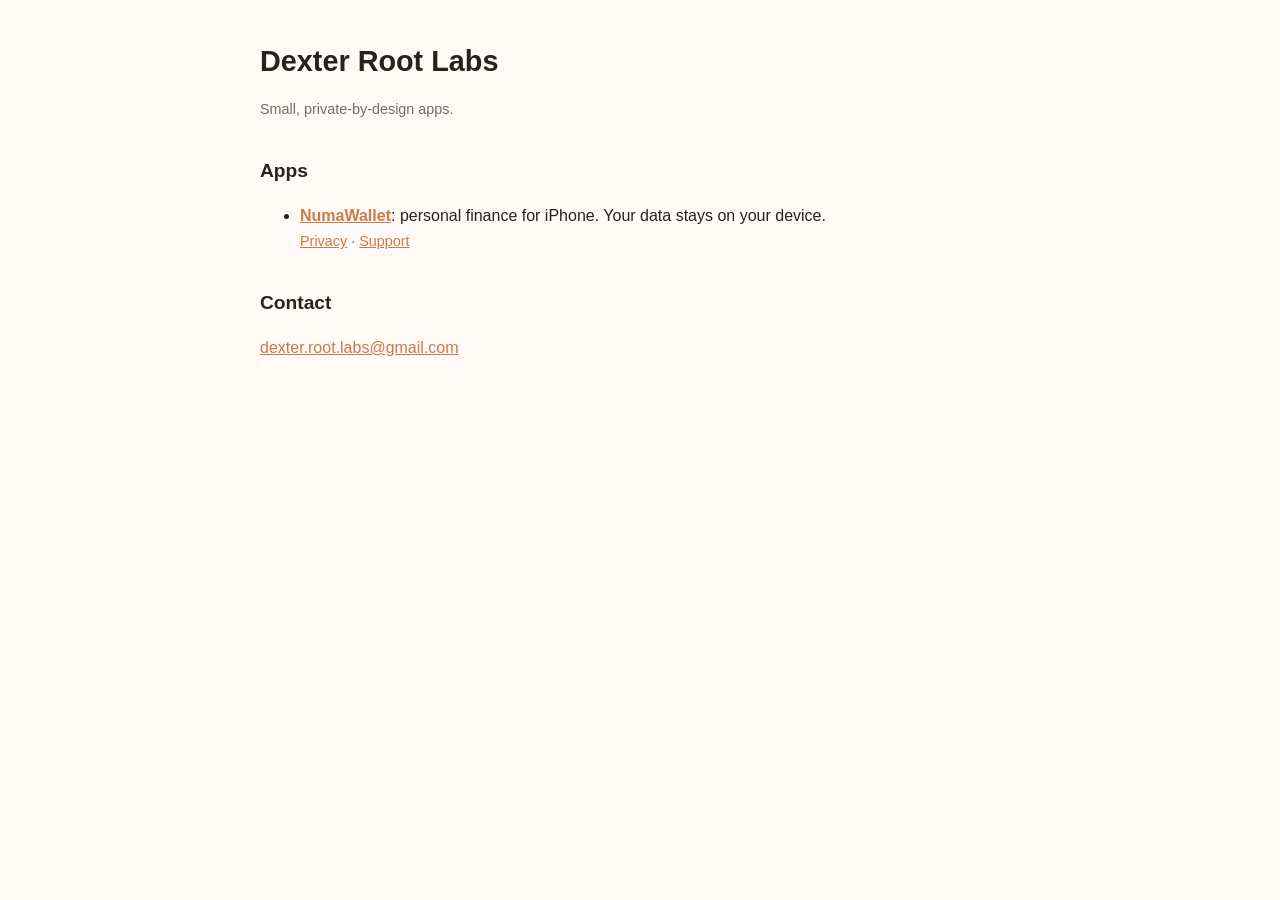
<file: index.html>
<!doctype html>
<html lang="en">
<head>
<meta charset="utf-8">
<meta name="viewport" content="width=device-width, initial-scale=1">
<title>Dexter Root Labs</title>
<meta name="description" content="Apps by Dexter Root Labs.">
<link rel="stylesheet" href="numawallet/style.css">
</head>
<body>
<main>
<h1>Dexter Root Labs</h1>
<p class="meta">Small, private-by-design apps.</p>

<h2>Apps</h2>
<ul>
  <li>
    <a href="numawallet/"><strong>NumaWallet</strong></a>: personal finance for iPhone. Your data stays on your device.
    <br><span class="meta"><a href="numawallet/privacy.html">Privacy</a> · <a href="numawallet/support.html">Support</a></span>
  </li>
</ul>

<h2>Contact</h2>
<p><a href="mailto:dexter.root.labs@gmail.com">dexter.root.labs@gmail.com</a></p>
</main>
</body>
</html>
</file>
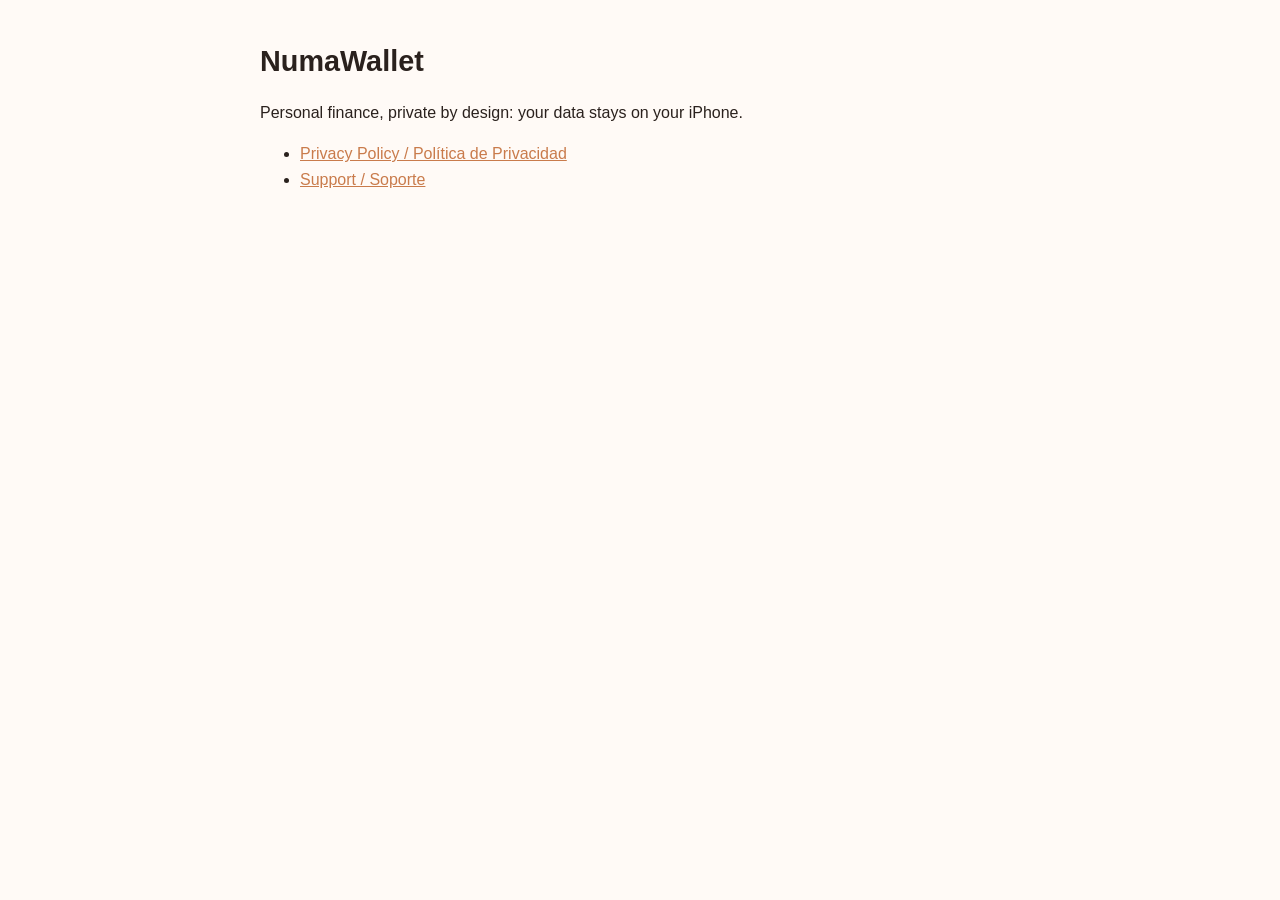
<file: numawallet/index.html>
<!doctype html>
<html lang="en">
<head><meta charset="utf-8"><meta name="viewport" content="width=device-width, initial-scale=1"><title>NumaWallet</title><link rel="stylesheet" href="style.css"></head>
<body><main>
<h1>NumaWallet</h1>
<p>Personal finance, private by design: your data stays on your iPhone.</p>
<ul><li><a href="privacy.html">Privacy Policy / Política de Privacidad</a></li><li><a href="support.html">Support / Soporte</a></li></ul>
</main></body></html>
</file>
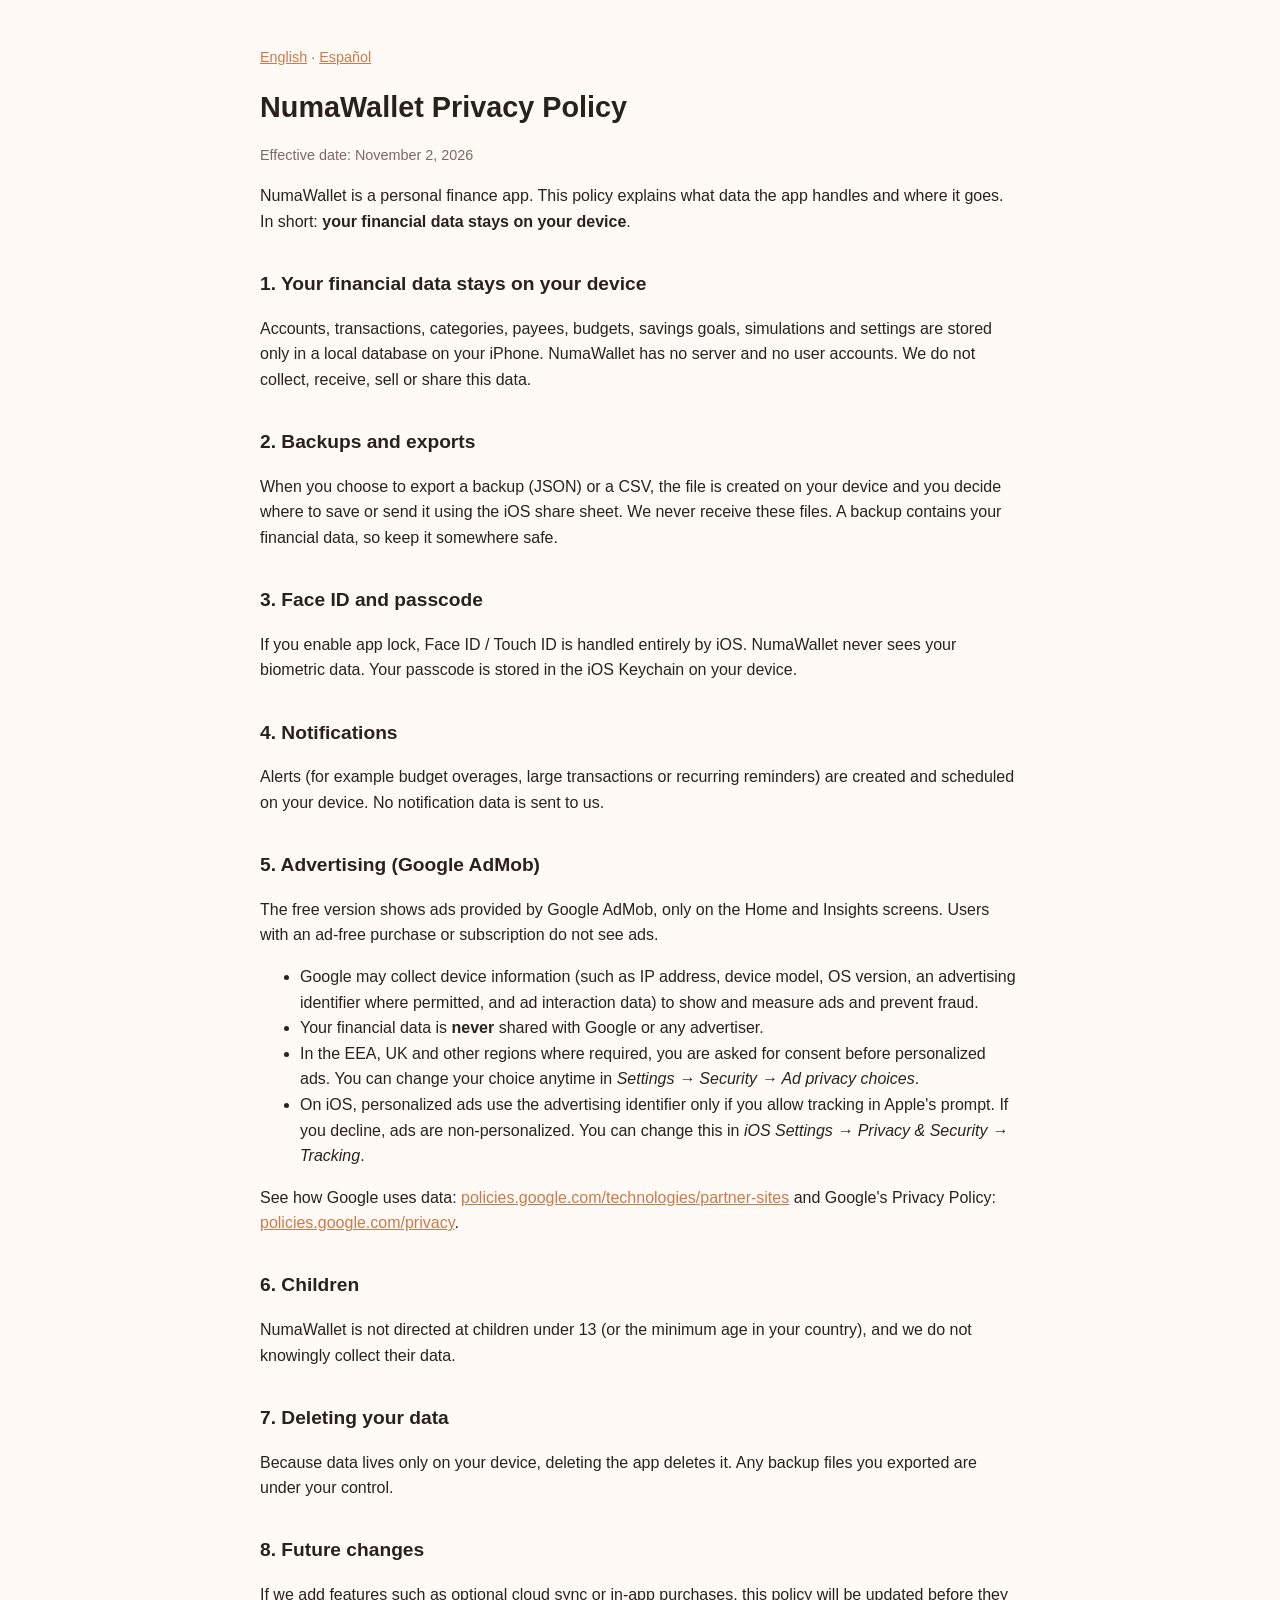
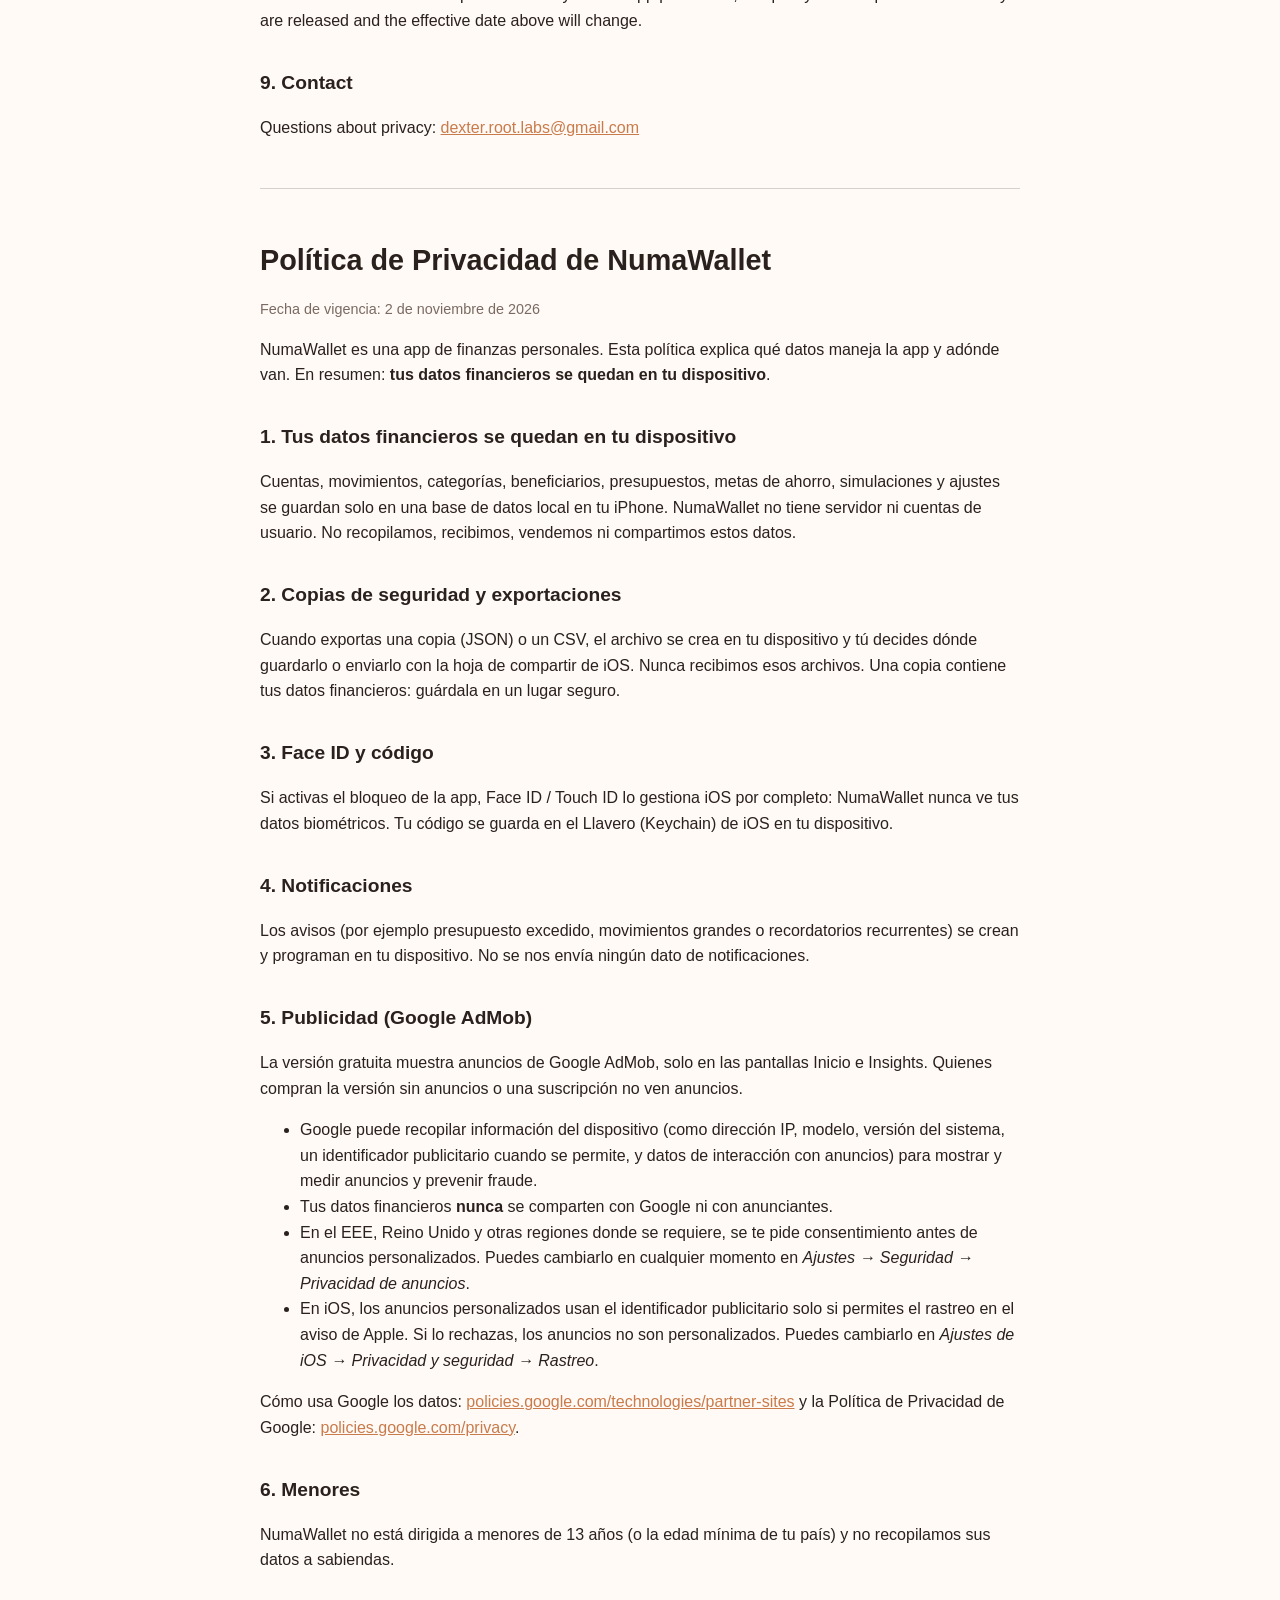
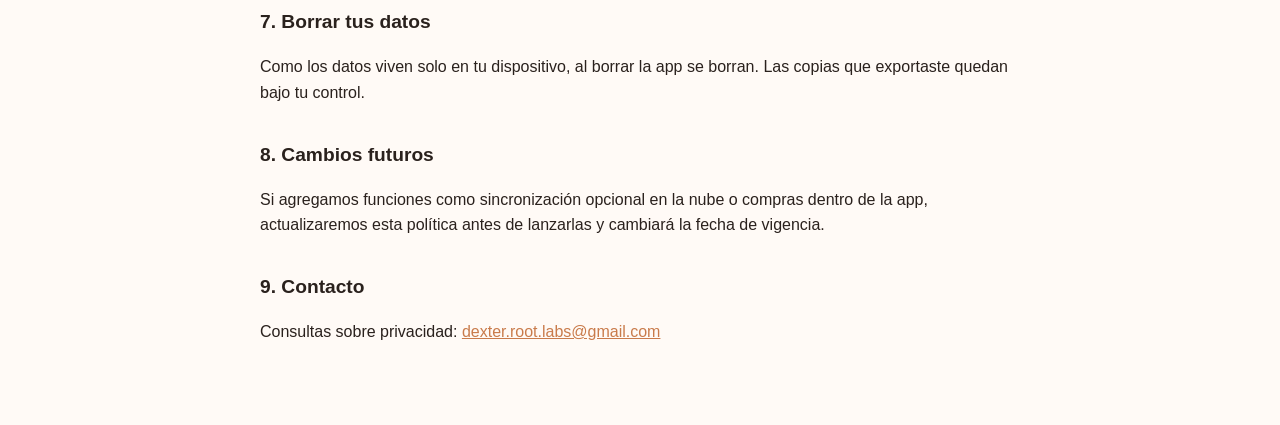
<file: numawallet/privacy.html>
<!doctype html>
<html lang="en">
<head>
<meta charset="utf-8">
<meta name="viewport" content="width=device-width, initial-scale=1">
<title>NumaWallet | Privacy Policy</title>
<link rel="stylesheet" href="style.css">
</head>
<body>
<main>
<p class="lang"><a href="#en">English</a> · <a href="#es">Español</a></p>

<section id="en">
<h1>NumaWallet Privacy Policy</h1>
<p class="meta">Effective date: November 2, 2026</p>

<p>NumaWallet is a personal finance app. This policy explains what data the app handles and where it goes. In short: <strong>your financial data stays on your device</strong>.</p>

<h2>1. Your financial data stays on your device</h2>
<p>Accounts, transactions, categories, payees, budgets, savings goals, simulations and settings are stored only in a local database on your iPhone. NumaWallet has no server and no user accounts. We do not collect, receive, sell or share this data.</p>

<h2>2. Backups and exports</h2>
<p>When you choose to export a backup (JSON) or a CSV, the file is created on your device and you decide where to save or send it using the iOS share sheet. We never receive these files. A backup contains your financial data, so keep it somewhere safe.</p>

<h2>3. Face ID and passcode</h2>
<p>If you enable app lock, Face ID / Touch ID is handled entirely by iOS. NumaWallet never sees your biometric data. Your passcode is stored in the iOS Keychain on your device.</p>

<h2>4. Notifications</h2>
<p>Alerts (for example budget overages, large transactions or recurring reminders) are created and scheduled on your device. No notification data is sent to us.</p>

<h2>5. Advertising (Google AdMob)</h2>
<p>The free version shows ads provided by Google AdMob, only on the Home and Insights screens. Users with an ad-free purchase or subscription do not see ads.</p>
<ul>
<li>Google may collect device information (such as IP address, device model, OS version, an advertising identifier where permitted, and ad interaction data) to show and measure ads and prevent fraud.</li>
<li>Your financial data is <strong>never</strong> shared with Google or any advertiser.</li>
<li>In the EEA, UK and other regions where required, you are asked for consent before personalized ads. You can change your choice anytime in <em>Settings → Security → Ad privacy choices</em>.</li>
<li>On iOS, personalized ads use the advertising identifier only if you allow tracking in Apple's prompt. If you decline, ads are non-personalized. You can change this in <em>iOS Settings → Privacy &amp; Security → Tracking</em>.</li>
</ul>
<p>See how Google uses data: <a href="https://policies.google.com/technologies/partner-sites">policies.google.com/technologies/partner-sites</a> and Google's Privacy Policy: <a href="https://policies.google.com/privacy">policies.google.com/privacy</a>.</p>

<h2>6. Children</h2>
<p>NumaWallet is not directed at children under 13 (or the minimum age in your country), and we do not knowingly collect their data.</p>

<h2>7. Deleting your data</h2>
<p>Because data lives only on your device, deleting the app deletes it. Any backup files you exported are under your control.</p>

<h2>8. Future changes</h2>
<p>If we add features such as optional cloud sync or in-app purchases, this policy will be updated before they are released and the effective date above will change.</p>

<h2>9. Contact</h2>
<p>Questions about privacy: <a href="mailto:dexter.root.labs@gmail.com">dexter.root.labs@gmail.com</a></p>
</section>

<hr>

<section id="es">
<h1>Política de Privacidad de NumaWallet</h1>
<p class="meta">Fecha de vigencia: 2 de noviembre de 2026</p>

<p>NumaWallet es una app de finanzas personales. Esta política explica qué datos maneja la app y adónde van. En resumen: <strong>tus datos financieros se quedan en tu dispositivo</strong>.</p>

<h2>1. Tus datos financieros se quedan en tu dispositivo</h2>
<p>Cuentas, movimientos, categorías, beneficiarios, presupuestos, metas de ahorro, simulaciones y ajustes se guardan solo en una base de datos local en tu iPhone. NumaWallet no tiene servidor ni cuentas de usuario. No recopilamos, recibimos, vendemos ni compartimos estos datos.</p>

<h2>2. Copias de seguridad y exportaciones</h2>
<p>Cuando exportas una copia (JSON) o un CSV, el archivo se crea en tu dispositivo y tú decides dónde guardarlo o enviarlo con la hoja de compartir de iOS. Nunca recibimos esos archivos. Una copia contiene tus datos financieros: guárdala en un lugar seguro.</p>

<h2>3. Face ID y código</h2>
<p>Si activas el bloqueo de la app, Face ID / Touch ID lo gestiona iOS por completo: NumaWallet nunca ve tus datos biométricos. Tu código se guarda en el Llavero (Keychain) de iOS en tu dispositivo.</p>

<h2>4. Notificaciones</h2>
<p>Los avisos (por ejemplo presupuesto excedido, movimientos grandes o recordatorios recurrentes) se crean y programan en tu dispositivo. No se nos envía ningún dato de notificaciones.</p>

<h2>5. Publicidad (Google AdMob)</h2>
<p>La versión gratuita muestra anuncios de Google AdMob, solo en las pantallas Inicio e Insights. Quienes compran la versión sin anuncios o una suscripción no ven anuncios.</p>
<ul>
<li>Google puede recopilar información del dispositivo (como dirección IP, modelo, versión del sistema, un identificador publicitario cuando se permite, y datos de interacción con anuncios) para mostrar y medir anuncios y prevenir fraude.</li>
<li>Tus datos financieros <strong>nunca</strong> se comparten con Google ni con anunciantes.</li>
<li>En el EEE, Reino Unido y otras regiones donde se requiere, se te pide consentimiento antes de anuncios personalizados. Puedes cambiarlo en cualquier momento en <em>Ajustes → Seguridad → Privacidad de anuncios</em>.</li>
<li>En iOS, los anuncios personalizados usan el identificador publicitario solo si permites el rastreo en el aviso de Apple. Si lo rechazas, los anuncios no son personalizados. Puedes cambiarlo en <em>Ajustes de iOS → Privacidad y seguridad → Rastreo</em>.</li>
</ul>
<p>Cómo usa Google los datos: <a href="https://policies.google.com/technologies/partner-sites">policies.google.com/technologies/partner-sites</a> y la Política de Privacidad de Google: <a href="https://policies.google.com/privacy">policies.google.com/privacy</a>.</p>

<h2>6. Menores</h2>
<p>NumaWallet no está dirigida a menores de 13 años (o la edad mínima de tu país) y no recopilamos sus datos a sabiendas.</p>

<h2>7. Borrar tus datos</h2>
<p>Como los datos viven solo en tu dispositivo, al borrar la app se borran. Las copias que exportaste quedan bajo tu control.</p>

<h2>8. Cambios futuros</h2>
<p>Si agregamos funciones como sincronización opcional en la nube o compras dentro de la app, actualizaremos esta política antes de lanzarlas y cambiará la fecha de vigencia.</p>

<h2>9. Contacto</h2>
<p>Consultas sobre privacidad: <a href="mailto:dexter.root.labs@gmail.com">dexter.root.labs@gmail.com</a></p>
</section>
</main>
</body>
</html>
</file>
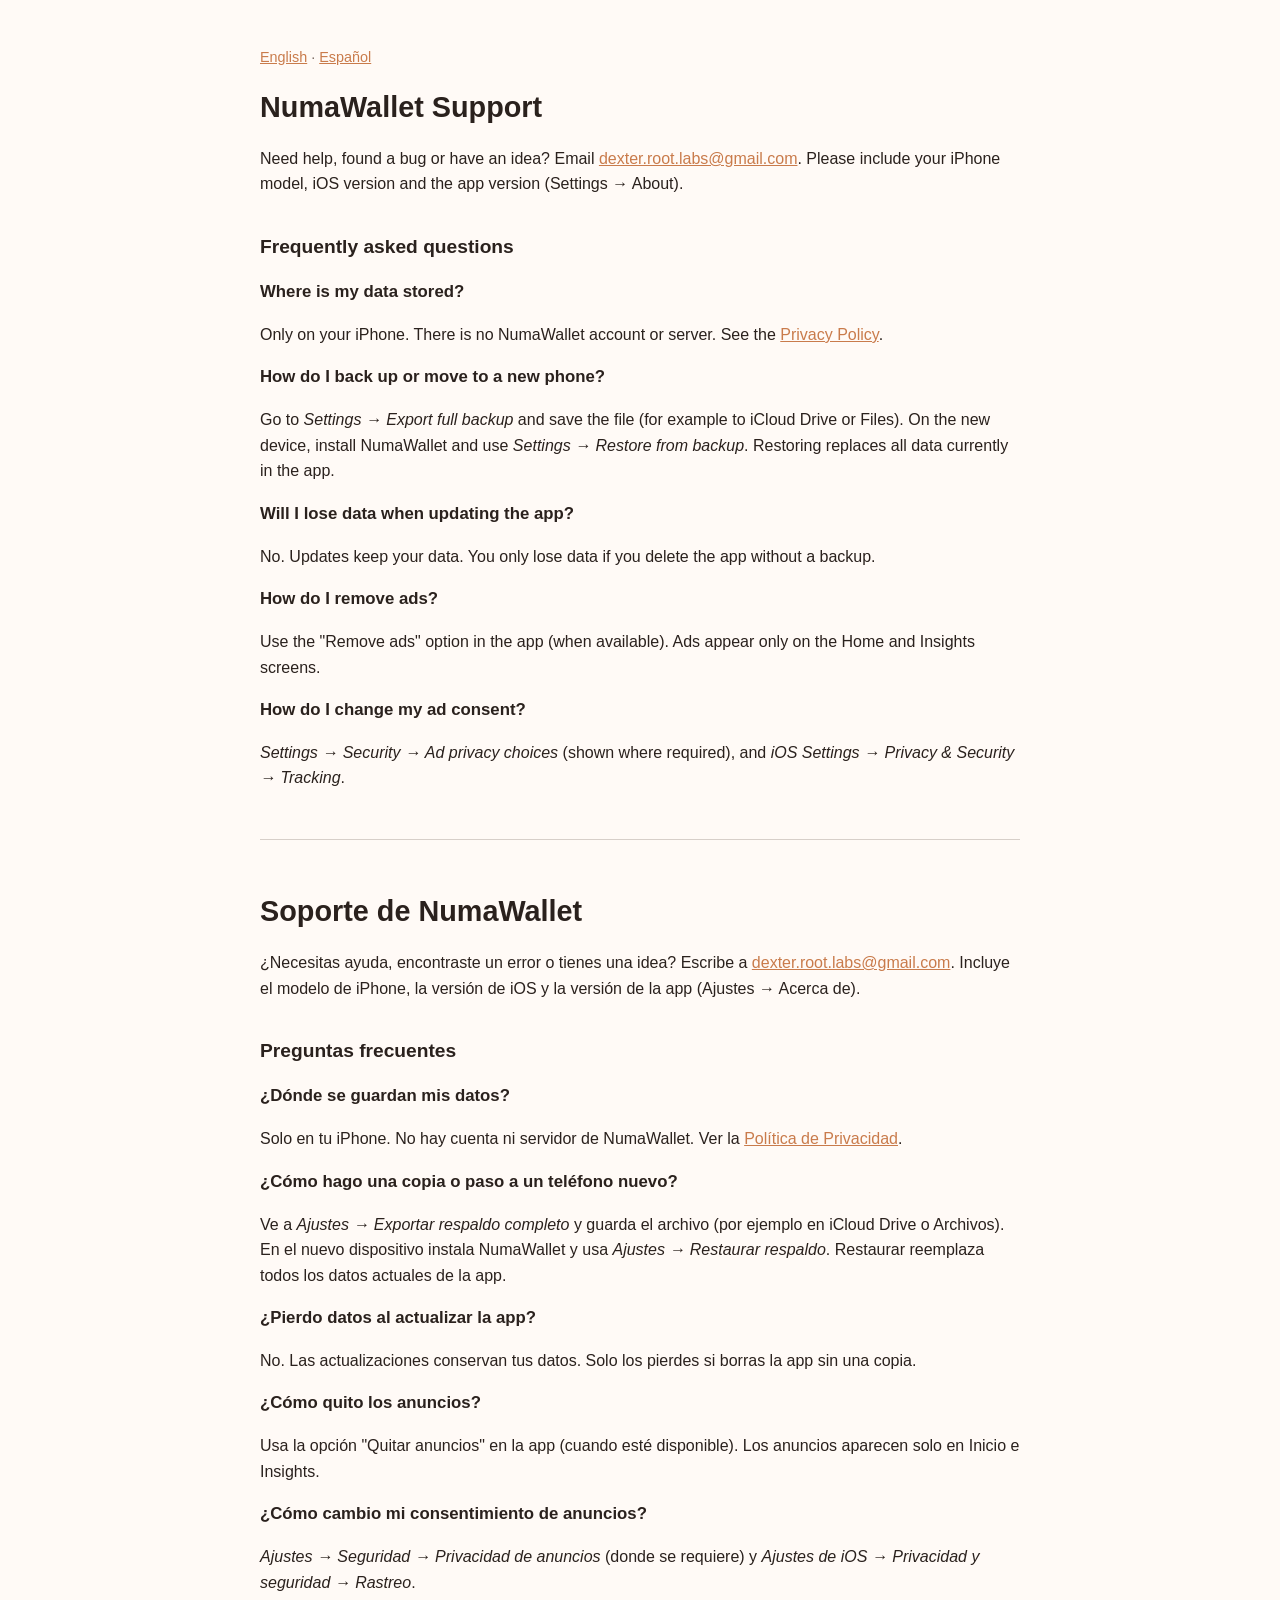
<file: numawallet/support.html>
<!doctype html>
<html lang="en">
<head>
<meta charset="utf-8">
<meta name="viewport" content="width=device-width, initial-scale=1">
<title>NumaWallet | Support</title>
<link rel="stylesheet" href="style.css">
</head>
<body>
<main>
<p class="lang"><a href="#en">English</a> · <a href="#es">Español</a></p>

<section id="en">
<h1>NumaWallet Support</h1>
<p>Need help, found a bug or have an idea? Email <a href="mailto:dexter.root.labs@gmail.com?subject=NumaWallet%20support">dexter.root.labs@gmail.com</a>. Please include your iPhone model, iOS version and the app version (Settings → About).</p>

<h2>Frequently asked questions</h2>
<h3>Where is my data stored?</h3>
<p>Only on your iPhone. There is no NumaWallet account or server. See the <a href="privacy.html">Privacy Policy</a>.</p>
<h3>How do I back up or move to a new phone?</h3>
<p>Go to <em>Settings → Export full backup</em> and save the file (for example to iCloud Drive or Files). On the new device, install NumaWallet and use <em>Settings → Restore from backup</em>. Restoring replaces all data currently in the app.</p>
<h3>Will I lose data when updating the app?</h3>
<p>No. Updates keep your data. You only lose data if you delete the app without a backup.</p>
<h3>How do I remove ads?</h3>
<p>Use the "Remove ads" option in the app (when available). Ads appear only on the Home and Insights screens.</p>
<h3>How do I change my ad consent?</h3>
<p><em>Settings → Security → Ad privacy choices</em> (shown where required), and <em>iOS Settings → Privacy &amp; Security → Tracking</em>.</p>
</section>

<hr>

<section id="es">
<h1>Soporte de NumaWallet</h1>
<p>¿Necesitas ayuda, encontraste un error o tienes una idea? Escribe a <a href="mailto:dexter.root.labs@gmail.com?subject=Soporte%20NumaWallet">dexter.root.labs@gmail.com</a>. Incluye el modelo de iPhone, la versión de iOS y la versión de la app (Ajustes → Acerca de).</p>

<h2>Preguntas frecuentes</h2>
<h3>¿Dónde se guardan mis datos?</h3>
<p>Solo en tu iPhone. No hay cuenta ni servidor de NumaWallet. Ver la <a href="privacy.html#es">Política de Privacidad</a>.</p>
<h3>¿Cómo hago una copia o paso a un teléfono nuevo?</h3>
<p>Ve a <em>Ajustes → Exportar respaldo completo</em> y guarda el archivo (por ejemplo en iCloud Drive o Archivos). En el nuevo dispositivo instala NumaWallet y usa <em>Ajustes → Restaurar respaldo</em>. Restaurar reemplaza todos los datos actuales de la app.</p>
<h3>¿Pierdo datos al actualizar la app?</h3>
<p>No. Las actualizaciones conservan tus datos. Solo los pierdes si borras la app sin una copia.</p>
<h3>¿Cómo quito los anuncios?</h3>
<p>Usa la opción "Quitar anuncios" en la app (cuando esté disponible). Los anuncios aparecen solo en Inicio e Insights.</p>
<h3>¿Cómo cambio mi consentimiento de anuncios?</h3>
<p><em>Ajustes → Seguridad → Privacidad de anuncios</em> (donde se requiere) y <em>Ajustes de iOS → Privacidad y seguridad → Rastreo</em>.</p>
</section>
</main>
</body>
</html>
</file>
<file: numawallet/style.css>
:root { color-scheme: light dark; --fg:#2a211d; --muted:#7a6a62; --accent:#C97B4B; --bg:#fffaf6; }
@media (prefers-color-scheme: dark) { :root { --fg:#f3e9e2; --muted:#a8968c; --bg:#141110; } }
body { margin:0; background:var(--bg); color:var(--fg); font:16px/1.6 -apple-system, BlinkMacSystemFont, "Segoe UI", Roboto, sans-serif; }
main { max-width:760px; margin:0 auto; padding:32px 20px 64px; }
h1 { font-size:1.8rem; margin:.2em 0; } h2 { font-size:1.2rem; margin-top:1.8em; } h3 { font-size:1.05rem; margin-bottom:.2em; }
a { color:var(--accent); } .meta, .lang { color:var(--muted); font-size:.9rem; }
hr { border:none; border-top:1px solid var(--muted); opacity:.3; margin:48px 0; }
</file>
